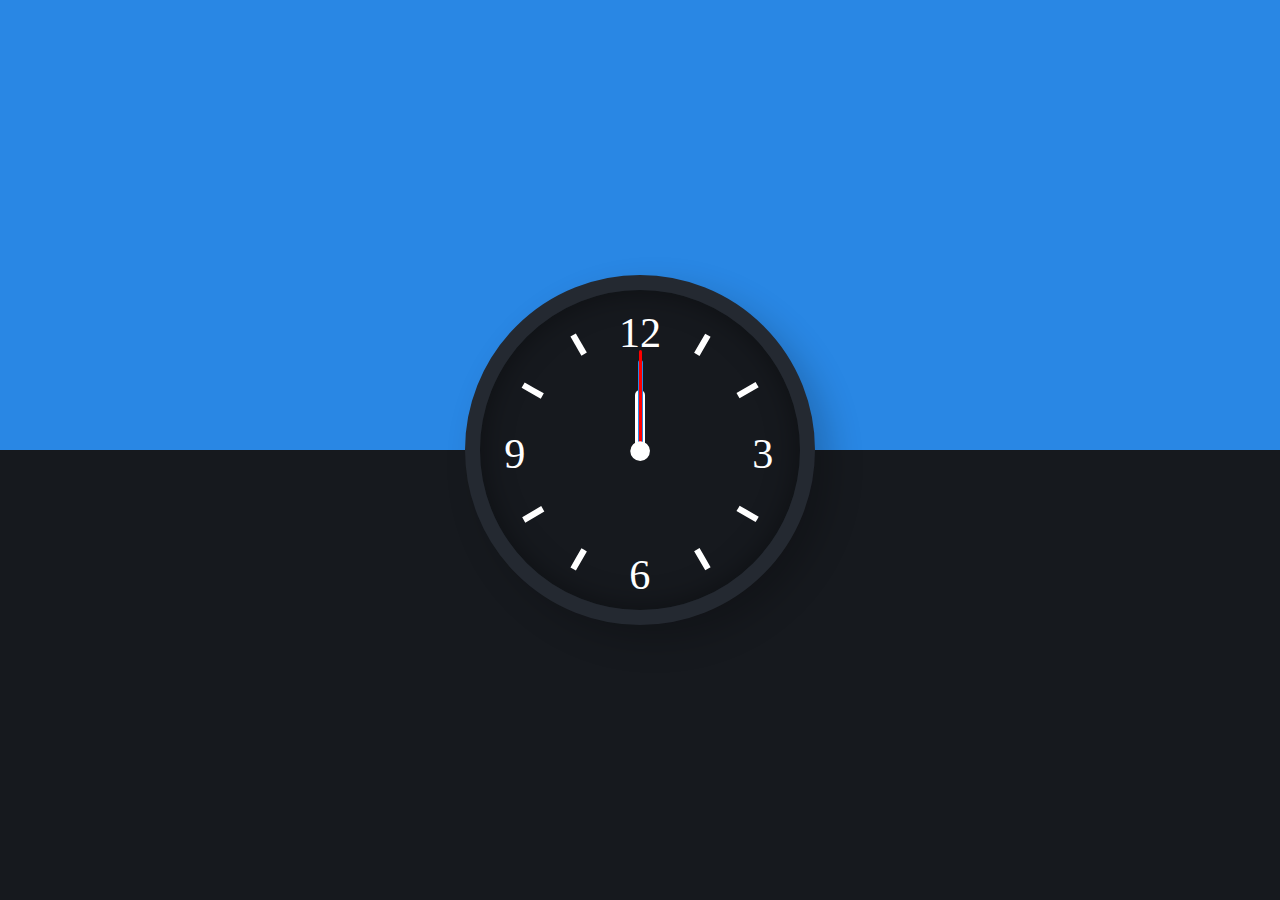
<file: Analog_Clock/index.html>
<!DOCTYPE html>
<html lang="en">
  <head>
    <meta charset="UTF-8" />
    <meta http-equiv="X-UA-Compatible" content="IE=edge" />
    <meta name="viewport" content="width=device-width, initial-scale=1.0" />
    <title>Analog Clock</title>
    <link rel="stylesheet" href="style.css" />
  </head>
  <body>
    <div class="clock">
      <div class="hand hour" id="hour"></div>
      <div class="minute hand" id="minute"></div>
      <div class="seconds hand" id="seconds"></div>
      <img src="clock template.svg" alt="clock-svg" />
    </div>

    <script src="main.js"></script>
  </body>
</html>
</file>
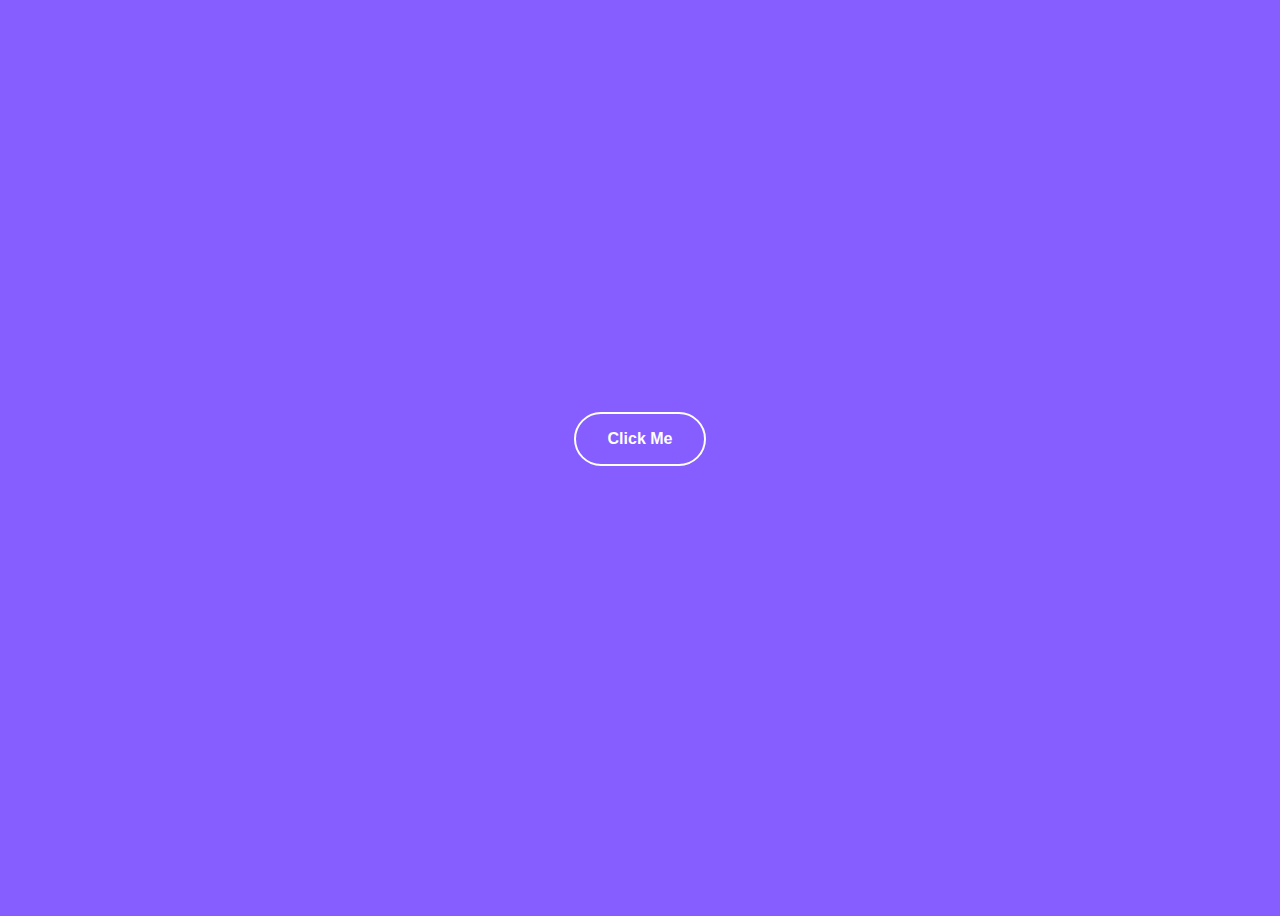
<file: Bg-Changer/index.html>
<!DOCTYPE html>
<html lang="en">
  <head>
    <meta charset="UTF-8" />
    <meta http-equiv="X-UA-Compatible" content="IE=edge" />
    <meta name="viewport" content="width=device-width, initial-scale=1.0" />
    <title>Random Bg Color Changer</title>

    <style>
      body {
        background-color: #865dff;
        height: 100vh;
        display: flex;
        flex-direction: column;
        align-items: center;
        justify-content: center;
      }

      .btn {
        background-color: transparent;
        color: #fff;
        padding: 1rem 2rem;
        border-radius: 50px;
        border: 2px solid #fff;
        font-size: 16px;
        font-weight: 600;
        cursor: pointer;
        transition: all 300ms ease;
      }

      .btn:hover {
        transform: scale(0.9);
      }

      h3 {
        color: #fff;
      }
    </style>
  </head>
  <body>
    <button class="btn" onclick="changeBg()">Click Me</button>
    <h3 id="value"></h3>

    <script>
      function changeBg() {
        let color =
          "rgb(" +
          Math.round(Math.random() * 255) +
          "," +
          Math.round(Math.random() * 255) +
          "," +
          Math.round(Math.random() * 255) +
          ")";

        document.body.style.backgroundColor = color;

        document.getElementById("value").innerHTML = color;
      }
    </script>
  </body>
</html>
</file>
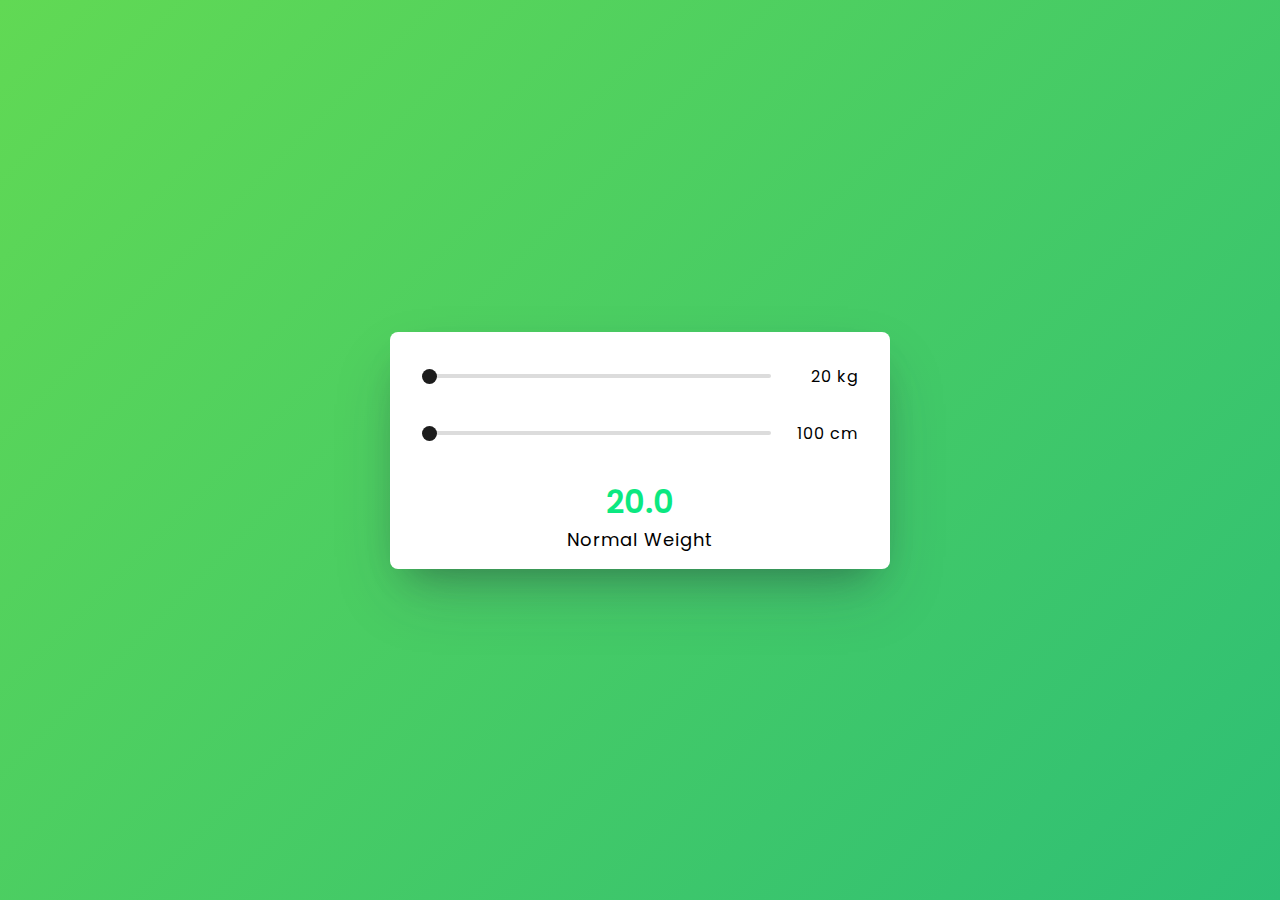
<file: BMI-Calculator/index.html>
<!DOCTYPE html>
<html lang="en">
<head>
    <meta charset="UTF-8">
    <meta http-equiv="X-UA-Compatible" content="IE=edge">
    <meta name="viewport" content="width=device-width, initial-scale=1.0">
    <title>BMI Calculator</title>
    <!--Google Font-->
    <link rel="preconnect" href="https://fonts.gstatic.com">
    <link href="https://fonts.googleapis.com/css2?family=Poppins:wght@500;700&display=swap" rel="stylesheet">
    <!--Stylesheet-->
    <link rel="stylesheet" href="style.css">
</head>
<body>
    <div class="container">
        <div class="wrapper">
            <div class="part1">
                <div class="weight-box row">
                    <input type="range" name="" id="weight-range" value="20" min="20" max="200" oninput="calculate()">
                    <span id="kg">20 kg</span>
                </div>
                <div class="height-box row">
                    <input type="range" name="" id="height-range" value="100" min="100" max="250" oninput="calculate()">
                    <span id="cm">100 cm</span>
                </div>
            </div>

            <div class="part2">
                <p id="result">20.0</p>
                <p id="category">Normal Weight</p>
            </div>
        </div>
    </div>

    <script src="script.js"></script>
</body>
</html>
</file>
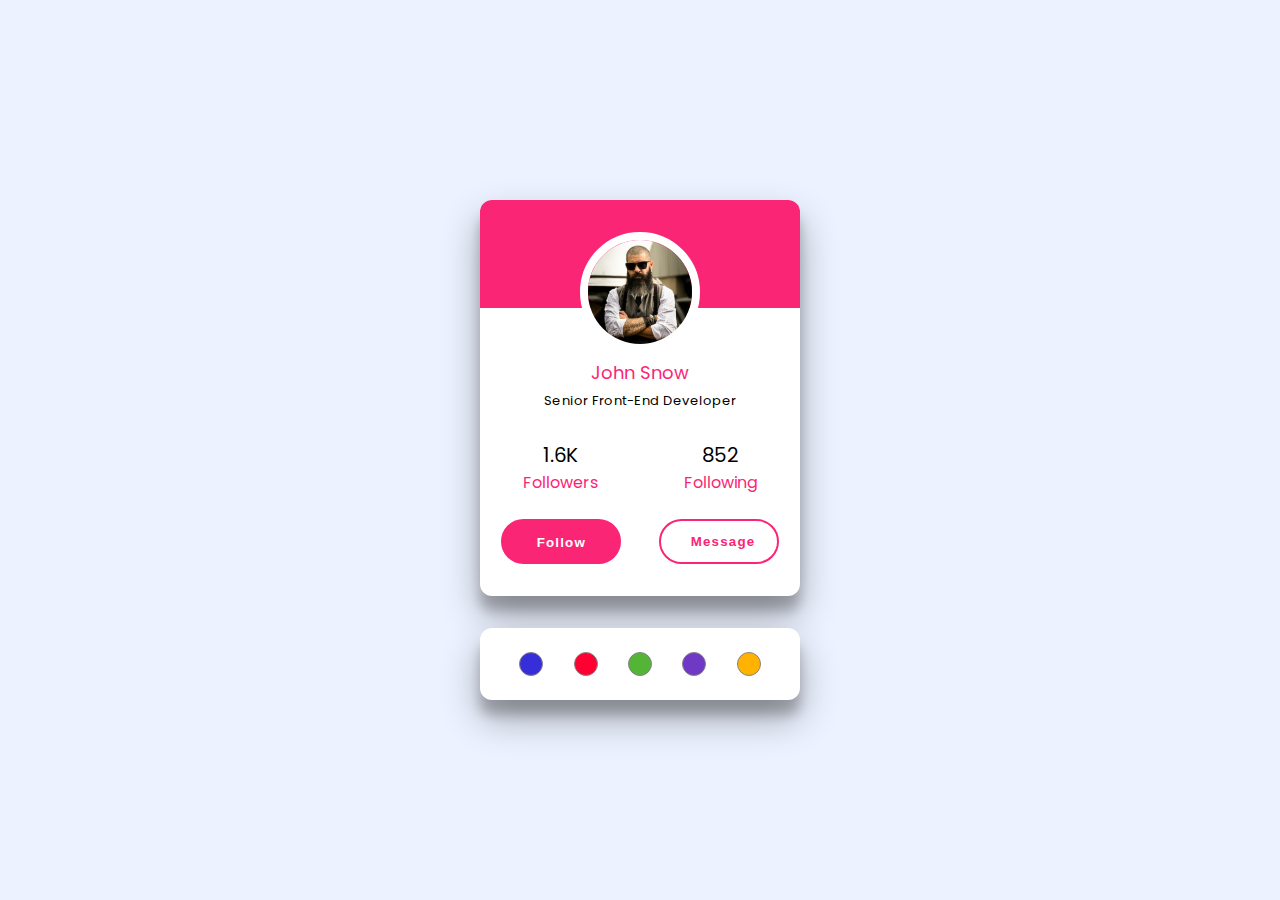
<file: Card-Ui/index.html>
<!DOCTYPE html>
<html lang="en">
  <head>
    <meta charset="UTF-8" />
    <meta http-equiv="X-UA-Compatible" content="IE=edge" />
    <meta name="viewport" content="width=device-width, initial-scale=1.0" />
    <title>Card UI Design</title>
    <!--Google Font-->
    <link rel="preconnect" href="https://fonts.gstatic.com" />
    <link
      href="https://fonts.googleapis.com/css2?family=Poppins:wght@500;700&display=swap"
      rel="stylesheet"
    />
    <!--Stylesheet-->
    <link rel="stylesheet" href="style.css" />
  </head>
  <body>
    <div class="container">
      <div class="profile-pic">
        <img src="avatar.png" alt="avatar"/>
        <h3>John Snow</h3>
        <p>Senior Front-End Developer</p>
      </div>

      <div class="followers">
        <span>
          <p class="follower">1.6K</p>
          <p class="follow">Followers</p>
        </span>

        <span>
          <p class="follower">852</p>
          <p class="follow">Following</p>
        </span>
      </div>

      <div class="btn-container">
        <button class="btn1">Follow</button>
        <button class="btn2">Message</button>
      </div>
    </div>
    <div class="color-btns">
      <button class="blue btn" onclick="changeBgBlue()"></button>
      <button class="red btn" onclick="changeBgRed()"></button>
      <button class="green btn" onclick="changeBgGreen()"></button>
      <button class="purple btn" onclick="changeBgPurple()"></button>
      <button class="yellow btn" onclick="changeBgYellow()"></button>
    </div>

    <script src="script.js"></script>
  </body>
</html>
</file>
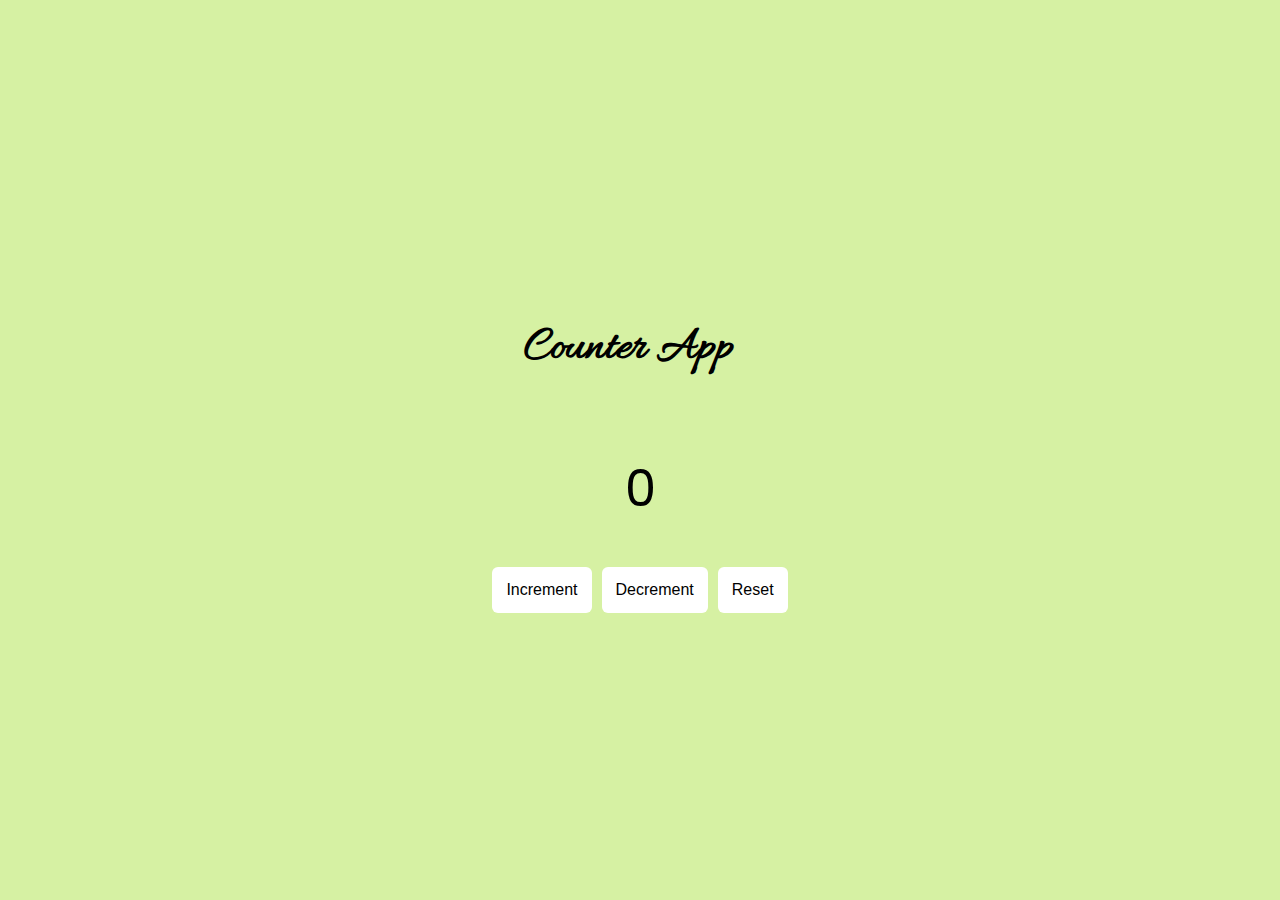
<file: CounterApp/index.html>
<!DOCTYPE html>
<html lang="en">
<head>
    <meta charset="UTF-8">
    <meta http-equiv="X-UA-Compatible" content="IE=edge">
    <meta name="viewport" content="width=device-width, initial-scale=1.0">
    <title>Counter App</title>

    <!-- External-CSS -->
    <link rel="stylesheet" href="style.css">
</head>
<body>
    <div class="container">
        <h1>Counter App</h1>
        
        <p id="counter-text">0</p>

        <div class="btn-container">
            <button class="btn" id="increment">Increment</button>
            <button class="btn" id="decrement">Decrement</button>
            <button class="btn" id="reset">Reset</button>
        </div>
    </div>

    <script src="./script.js"></script>
</body>
</html>
</file>
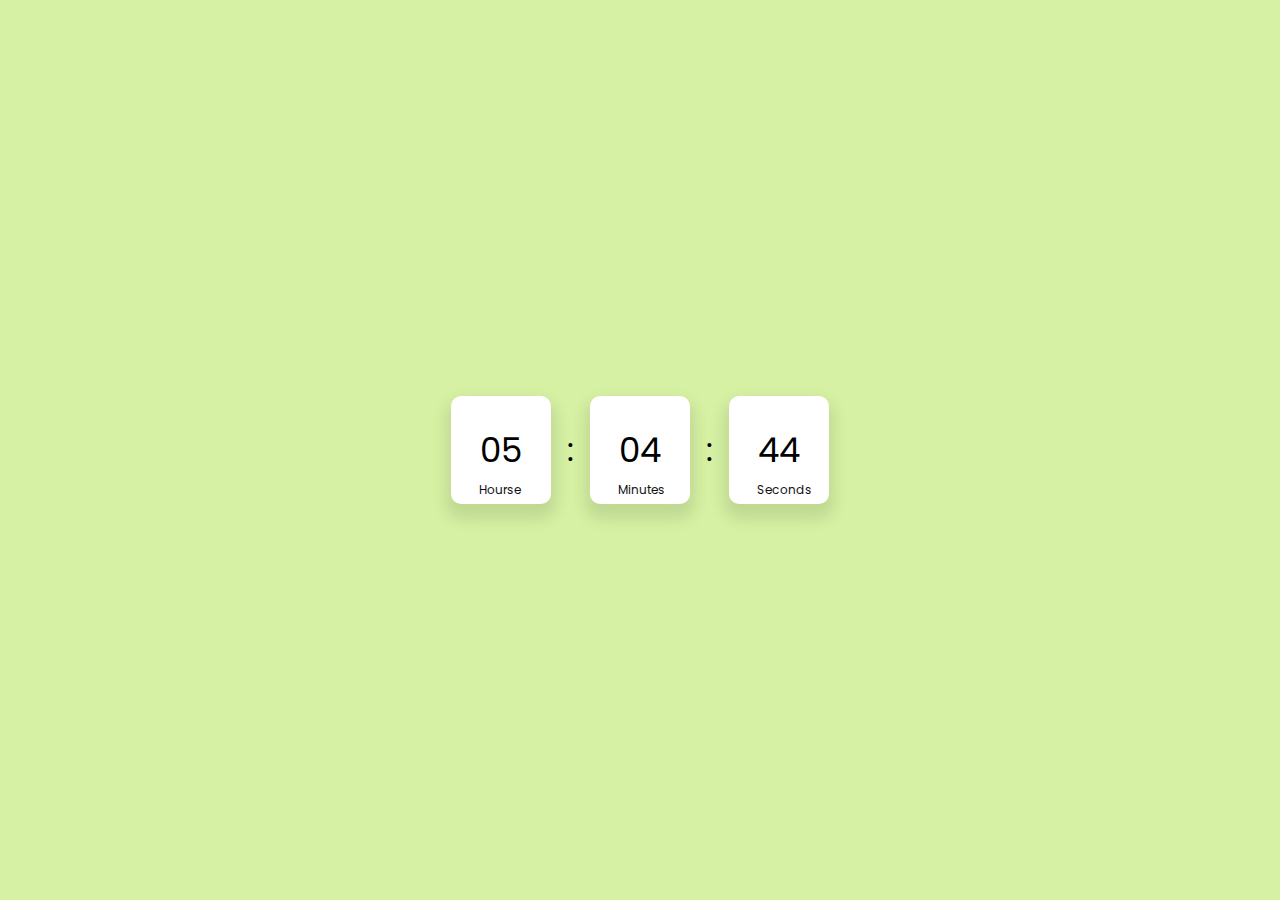
<file: Digital-Clock/index.html>
<!DOCTYPE html>
<html lang="en">
<head>
    <meta charset="UTF-8">
    <meta http-equiv="X-UA-Compatible" content="IE=edge">
    <meta name="viewport" content="width=device-width, initial-scale=1.0">
    <title>Digital Clock</title>

    <!-- External-CSS -->
    <link rel="stylesheet" href="style.css">
</head>
<body>
    <div class="clock__container">

        <div class="hours digit" id="hours">00</div>

        <div class="colon">:</div>

        <div class="minutes digit" id="minutes">00</div>

        <div class="colon">:</div>

        <div class="seconds digit" id="seconds">00</div>

    </div>
    
    <script src="script.js"></script>
</body>
</html>
</file>
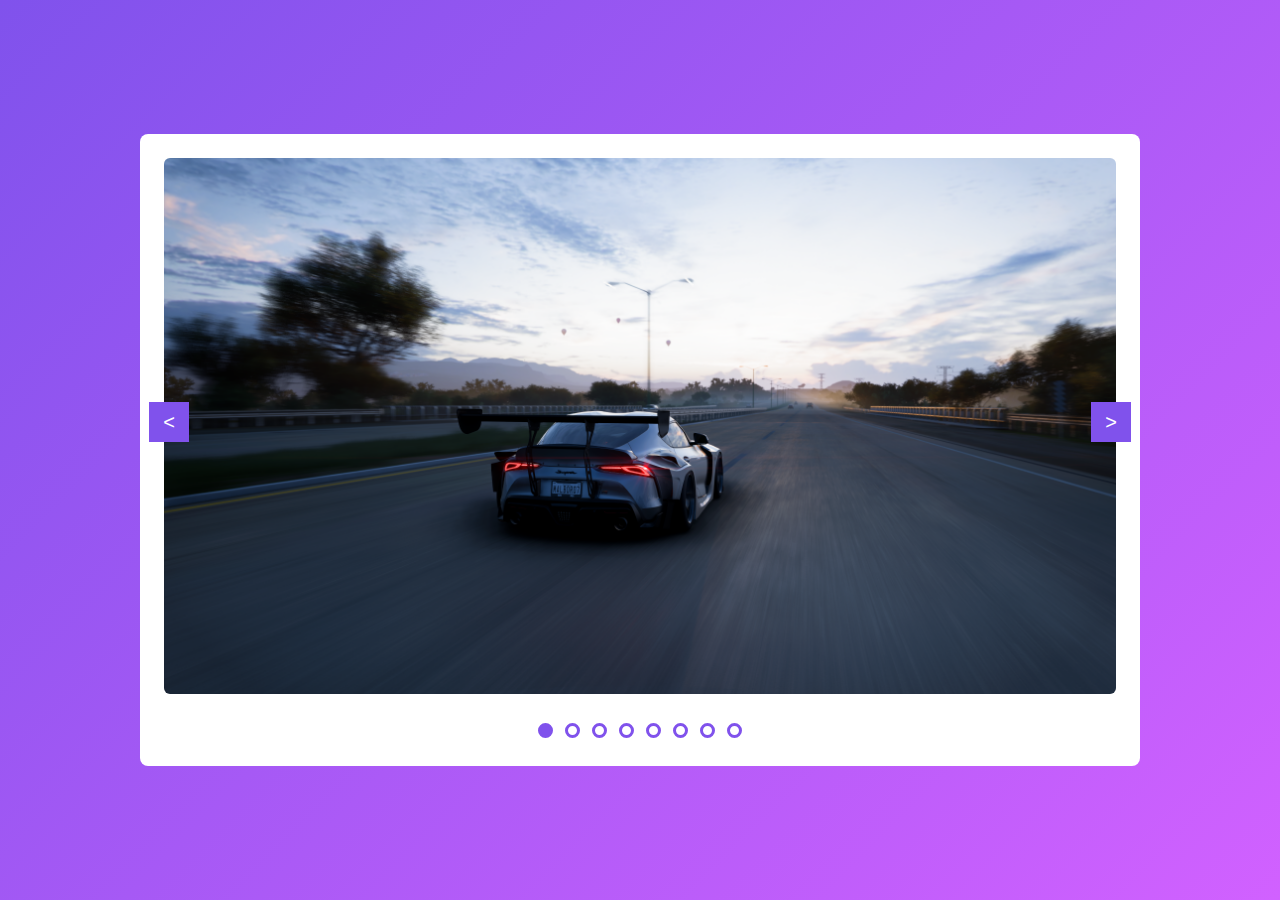
<file: Image-Slider/index.html>
<!DOCTYPE html>
<html lang="en">
  <head>
    <meta charset="UTF-8" />
    <meta http-equiv="X-UA-Compatible" content="IE=edge" />
    <meta name="viewport" content="width=device-width, initial-scale=1.0" />
    <title>Image Slider</title>
    <!--Google Font-->
    <link rel="preconnect" href="https://fonts.gstatic.com" />
    <link
      href="https://fonts.googleapis.com/css2?family=Poppins:wght@500;700&display=swap"
      rel="stylesheet"
    />
    <!--Stylesheet-->
    <link rel="stylesheet" href="style.css" />
  </head>
  <body>
    <div class="container">
      <div class="wrapper">
        <div class="img__container">
          <img src="./images/1img.jpg" alt="" class="img"/>
          <img src="./images/2img.jpg" alt="" class="hidden img" />
          <img src="./images/3img.jpg" alt="" class="hidden img" />
          <img src="./images/4img.jpg" alt="" class="hidden img" />
          <img src="./images/5img.jpg" alt="" class="hidden img" />
          <img src="./images/6img.jpg" alt="" class="hidden img" />
          <img src="./images/7img.jpg" alt="" class="hidden img" />
          <img src="./images/8img.jpg" alt="" class="hidden img" />

          <button id="prev" class="arrow" onclick="controller(-1)">&lt;</button>
          <button id="next" class="arrow" onclick="controller(1)">&gt;</button>
        </div>

        <div class="pagination">
          <button id="1page" class="btn active" onclick="dot(0)"></button>
          <button id="2page" class="btn" onclick="dot(1)"></button>
          <button id="3page" class="btn" onclick="dot(2)"></button>
          <button id="4page" class="btn" onclick="dot(3)"></button>
          <button id="5page" class="btn" onclick="dot(4)"></button>
          <button id="6page" class="btn" onclick="dot(5)"></button>
          <button id="7page" class="btn" onclick="dot(6)"></button>
          <button id="8page" class="btn" onclick="dot(7)"></button>
        </div>
      </div>
    </div>

    <script src="script.js"></script>
  </body>
</html>
</file>
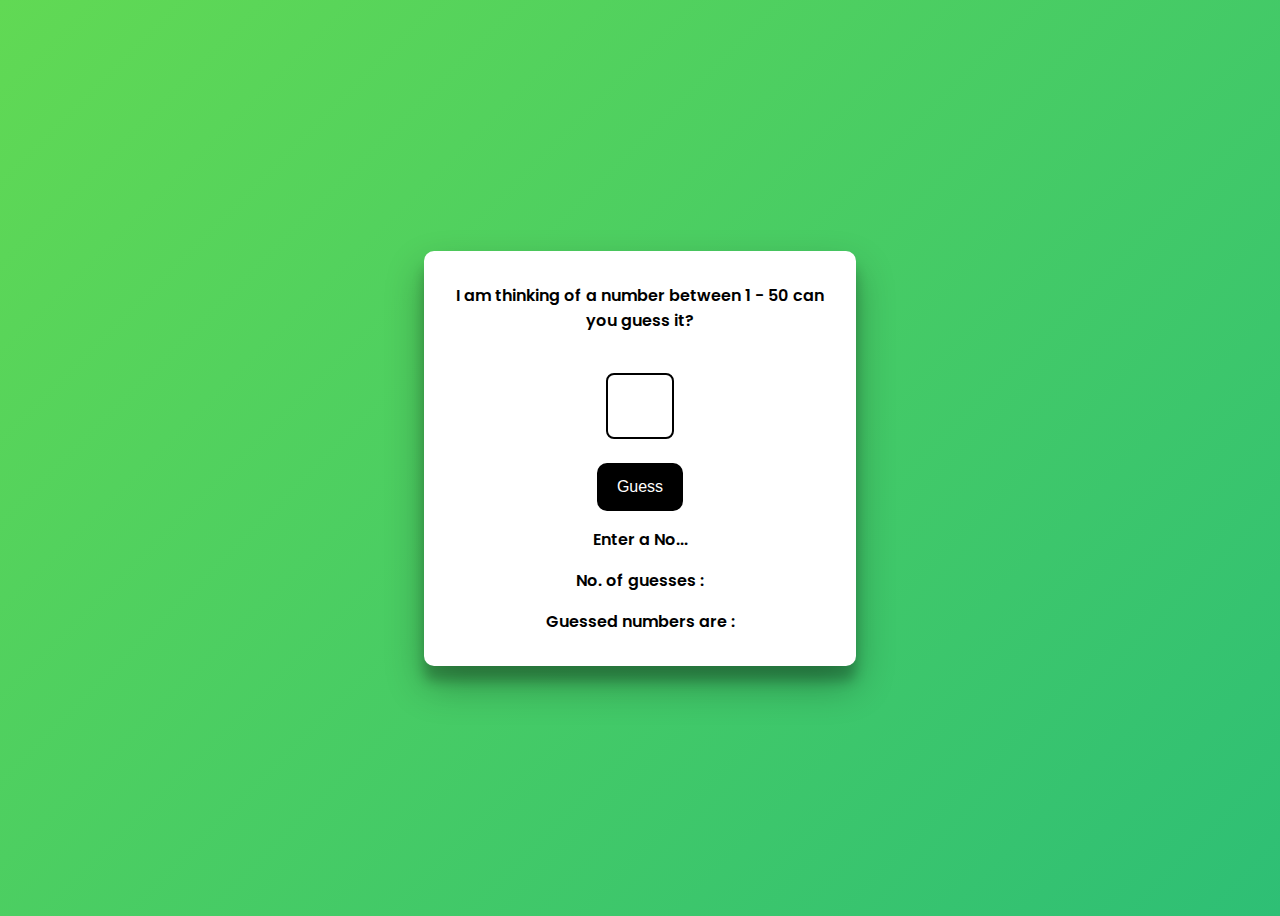
<file: No-Guessing-Game/index.html>
<!DOCTYPE html>
<html lang="en">
  <head>
    <meta charset="UTF-8" />
    <meta http-equiv="X-UA-Compatible" content="IE=edge" />
    <meta name="viewport" content="width=device-width, initial-scale=1.0" />
    <title>No Guessing Game</title>

    <link rel="preconnect" href="https://fonts.googleapis.com" />
    <link rel="preconnect" href="https://fonts.gstatic.com" crossorigin />
    <link
      href="https://fonts.googleapis.com/css2?family=Poppins:wght@400;500;600;700;800&display=swap"
      rel="stylesheet"
    />

    <style>
      body {
        background: linear-gradient(135deg,
                #61d954,
                #2ebf75);
        height: 100vh;
        font-family: "Poppins", sans-serif;
        font-weight: 600;
        display: flex;
        justify-content: center;
        align-items: center;
      }

      .container {
        width: 100%;
        max-width: 400px;
        text-align: center;
        background-color: #fff;
        padding: 1rem;
        border-radius: 10px;
        box-shadow: rgba(0, 0, 0, 0.3) 0px 19px 38px,
          rgba(0, 0, 0, 0.22) 0px 15px 12px;
      }

      input {
        width: 60px;
        height: 60px;
        text-align: center;
        border: 2px solid #000;
        margin: 1.5rem;
        border-radius: 8px;
      }

      #btn {
        color: #fff;
        background-color: #000;
        border: unset;
        padding: 15px 20px;
        font-size: 16px;
        border-radius: 10px;
        transition: all 300ms ease;
        cursor: pointer;
      }

      #btn:hover {
        color: #000;
        border: 2px solid #000;
        background-color: unset;
      }
    </style>
  </head>
  <body>
    <div class="container">
      <div class="wrapper">
        <p class="title">
          I am thinking of a number between 1 - 50 can you guess it?
        </p>

        <div class="gBody">
          <input type="number" name="" id="input" min="0" max="50" />
          <br />
          <button id="btn" onclick="checkNo()">Guess</button>
        </div>

        <div class="gFooter">
          <p id="status">Enter a No...</p>
          <p id="takes">No. of guesses :</p>
          <p id="guessedno">Guessed numbers are :</p>
        </div>
      </div>
    </div>

    <script>
      let no = Math.floor(Math.random() * 50) + 1;

      let guessCount = 0;

      let guessedNo;

      function checkNo() {
        let inputValue = document.getElementById("input").value;

        if (inputValue < no) {
          document.getElementById("status").innerHTML = "Your guess is too low";
          guessCount++;
          document.getElementById("takes").innerHTML = `No. of guesses : ${guessCount}`;
          document.getElementById("guessedno").innerHTML += ` ${inputValue} `;
        } else if (inputValue > no) {
          document.getElementById("status").innerHTML =
            "Your guess is too high";

          guessCount++;
          document.getElementById("takes").innerHTML = `No. of guesses : ${guessCount}`;
          document.getElementById("guessedno").innerHTML += ` ${inputValue} `;
        } else if (inputValue == no) {
          document.getElementById("status").innerHTML = "Yippie you win🎊🎉";

          document.getElementById("takes").innerHTML = `The number was : ${no}`;

          document.getElementById("guessedno").innerHTML = `Your total guesses are : ${guessCount + 1}`;
          guessCount = 0;
        } else {
          document.getElementById("status").innerHTML = "hello";
        }
      }
    </script>
  </body>
</html>
</file>
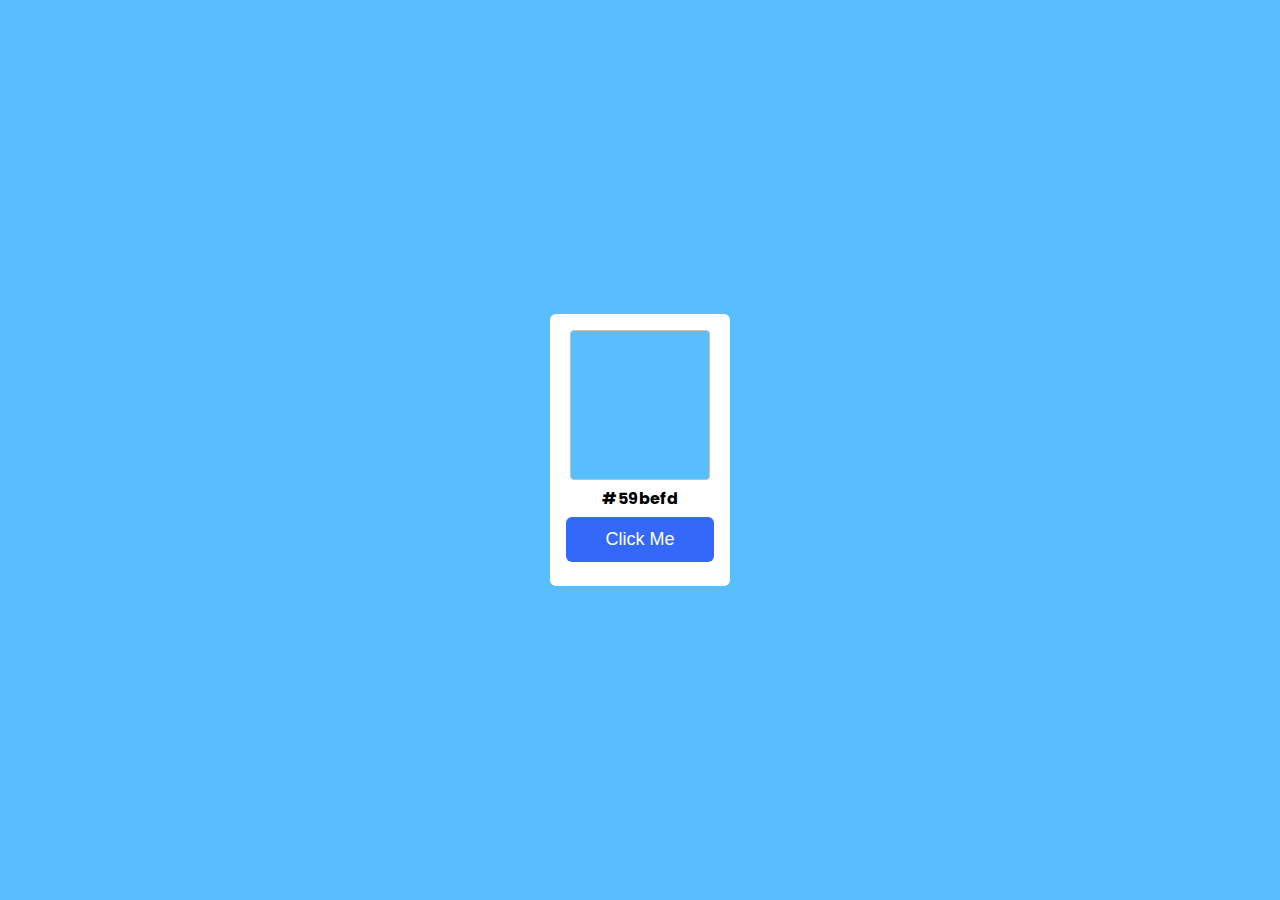
<file: Random-Hex-Color/index.html>
<!DOCTYPE html>
<html lang="en">
  <head>
    <meta charset="UTF-8" />
    <meta http-equiv="X-UA-Compatible" content="IE=edge" />
    <meta name="viewport" content="width=device-width, initial-scale=1.0" />
    <title>Random Hex Color Generator</title>
    <!--Google Font-->
    <link rel="preconnect" href="https://fonts.gstatic.com" />
    <link
      href="https://fonts.googleapis.com/css2?family=Poppins:wght@500;700&display=swap"
      rel="stylesheet"
    />

    <style>
      * {
        margin: 0;
        padding: 0;
        box-sizing: border-box;
      }

      body {
        height: 100vh;
        background: #59befd;
        font-family: "Poppins", sans-serif;
        display: flex;
        justify-content: center;
        align-items: center;
      }

      .container {
        width: 90%;
        max-width: 180px;
        background-color: #fff;
        border-radius: 6px;
        text-align: center;
        padding: 1rem;
      }

      .color-container {
        position: relative;
      }

      .color-box {
        width: 140px;
        height: 150px;
        margin: 0 auto;
        background-color: #59befd;
        border-radius: 4px;
        border: 1px solid #c3c0c0;
        cursor: pointer;
      }

      #hex-value {
        text-align: center;
        margin: 6px 0;
        cursor: pointer;
      }

      #btn {
        width: 100%;
        height: 45px;
        border-radius: 6px;
        border: none;
        background-color: #3468f8;
        color: #fff;
        margin-bottom: 8px;
        font-size: 18px;
        cursor: pointer;
        transition: background 0.3s ease;
      }

      #btn:hover {
        background-color: #5a82f1;
      }
    </style>
  </head>
  <body>
    <div class="container">
      <div class="color-container">
        <div class="color-box"></div>
        <h4 id="hex-value">#59befd</h4>
        <p id="copied"></p>
      </div>

      <button id="btn" onclick="genHex()">Click Me</button>
    </div>

    <script>
      let genHexColor = "";
      function genHex() {
        let characters = "abcdef0123456789";
        let hexColor = "";

        for (let i = 0; i < 6; i++) {
          let randNo = Math.floor(Math.random() * characters.length);

          hexColor += characters[randNo];
        }

        document.getElementById("hex-value").innerText = `#${hexColor}`;
        document.querySelector(
          ".color-box"
        ).style.backgroundColor = `#${hexColor}`;
        document.body.style.backgroundColor = `#${hexColor}`;

        genHexColor = `#${hexColor}`;
      }

      document.querySelector(".color-box").addEventListener("click", () => {
        navigator.clipboard.writeText(genHexColor);
      });
      document.querySelector("#hex-value").addEventListener("click", () => {
        navigator.clipboard.writeText(genHexColor);
        document.getElementById("hex-value").innerText = `copied`;
      });
    </script>
  </body>
</html>
</file>
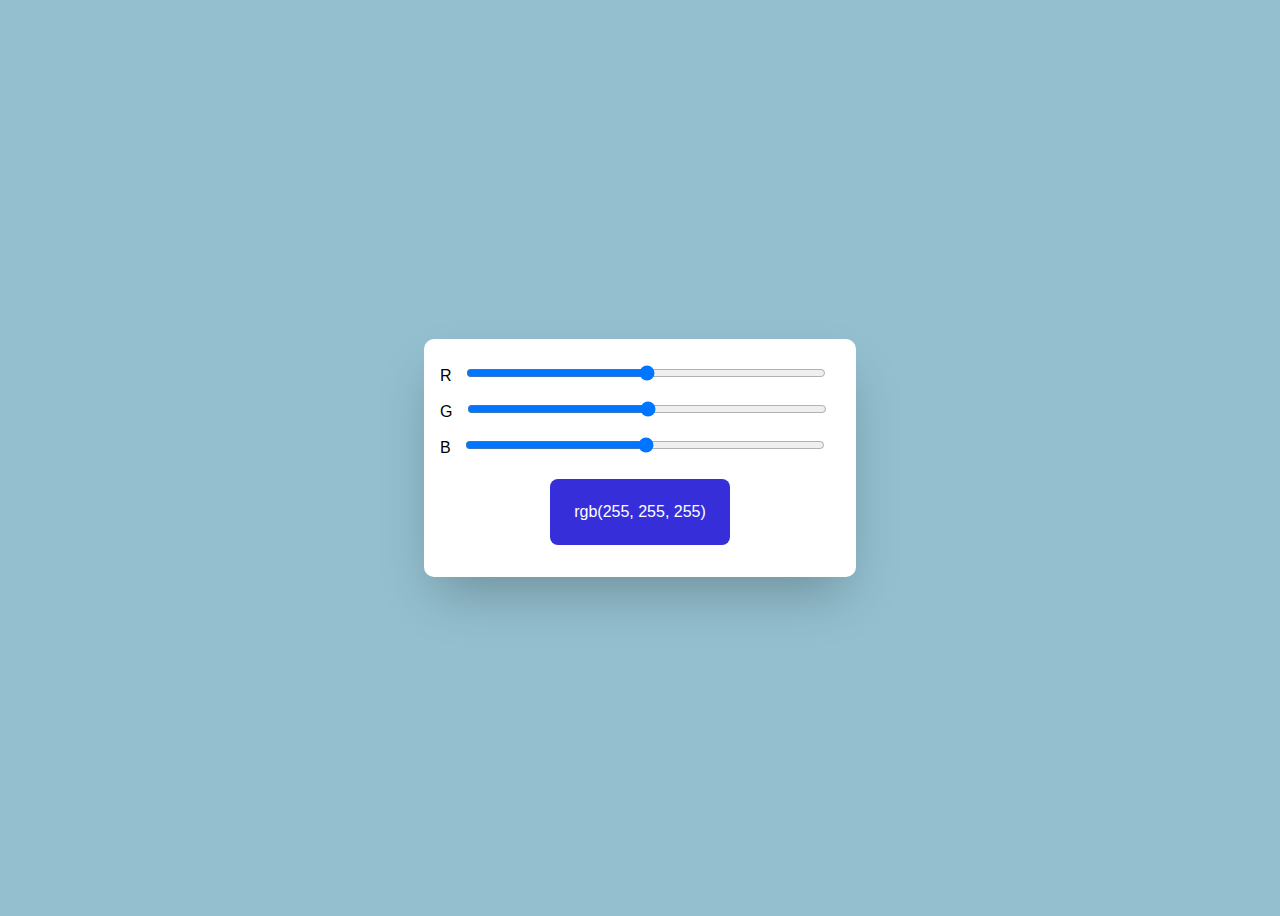
<file: RGB-Slider/index.html>
<!DOCTYPE html>
<html lang="en">
  <head>
    <meta charset="UTF-8" />
    <meta http-equiv="X-UA-Compatible" content="IE=edge" />
    <meta name="viewport" content="width=device-width, initial-scale=1.0" />
    <title>RGB Slider</title>

    <style>
      body {
        background-color: #93bfcf;
        height: 100vh;
        display: flex;
        justify-content: center;
        align-items: center;
        font-family: Verdana, Geneva, Tahoma, sans-serif;
      }

      .container {
        width: 100%;
        background-color: #fff;
        padding: 1rem;
        border-radius: 10px;
        box-shadow: rgba(0, 0, 0, 0.25) 0px 25px 50px -12px;
        max-width: 400px;
      }

      .wrapper > input {
        width: 90%;
        margin: 10px;
      }

      #value {
        text-align: center;
        background-color: #362fd9;
        color: #fff;
        padding: 1.5rem;
        width: max-content;
        margin: 1rem auto;
        border-radius: 8px;
      }
    </style>
  </head>
  <body>
    <div class="container">
      <div class="wrapper">
        <label for="rrange">R</label>
        <input
          type="range"
          name=""
          id="red"
          min="0"
          max="255"
          oninput="changeBg()"
        />

        <br />

        <label for="grange">G</label>
        <input
          type="range"
          name=""
          id="green"
          min="0"
          max="255"
          oninput="changeBg()"
        />

        <br />

        <label for="brange">B</label>
        <input
          type="range"
          name=""
          id="blue"
          min="0"
          max="255"
          oninput="changeBg()"
        />

        <p id="value">rgb(255, 255, 255)</p>
      </div>
    </div>

    <script>
      function changeBg() {
        let red = document.getElementById("red").value;
        let green = document.getElementById("green").value;
        let blue = document.getElementById("blue").value;

        let bgColor = "rgb(" + red + "," + green + "," + blue + ")";

        document.body.style.backgroundColor = bgColor;

        document.getElementById("value").innerHTML = bgColor;
      }
    </script>
  </body>
</html>
</file>
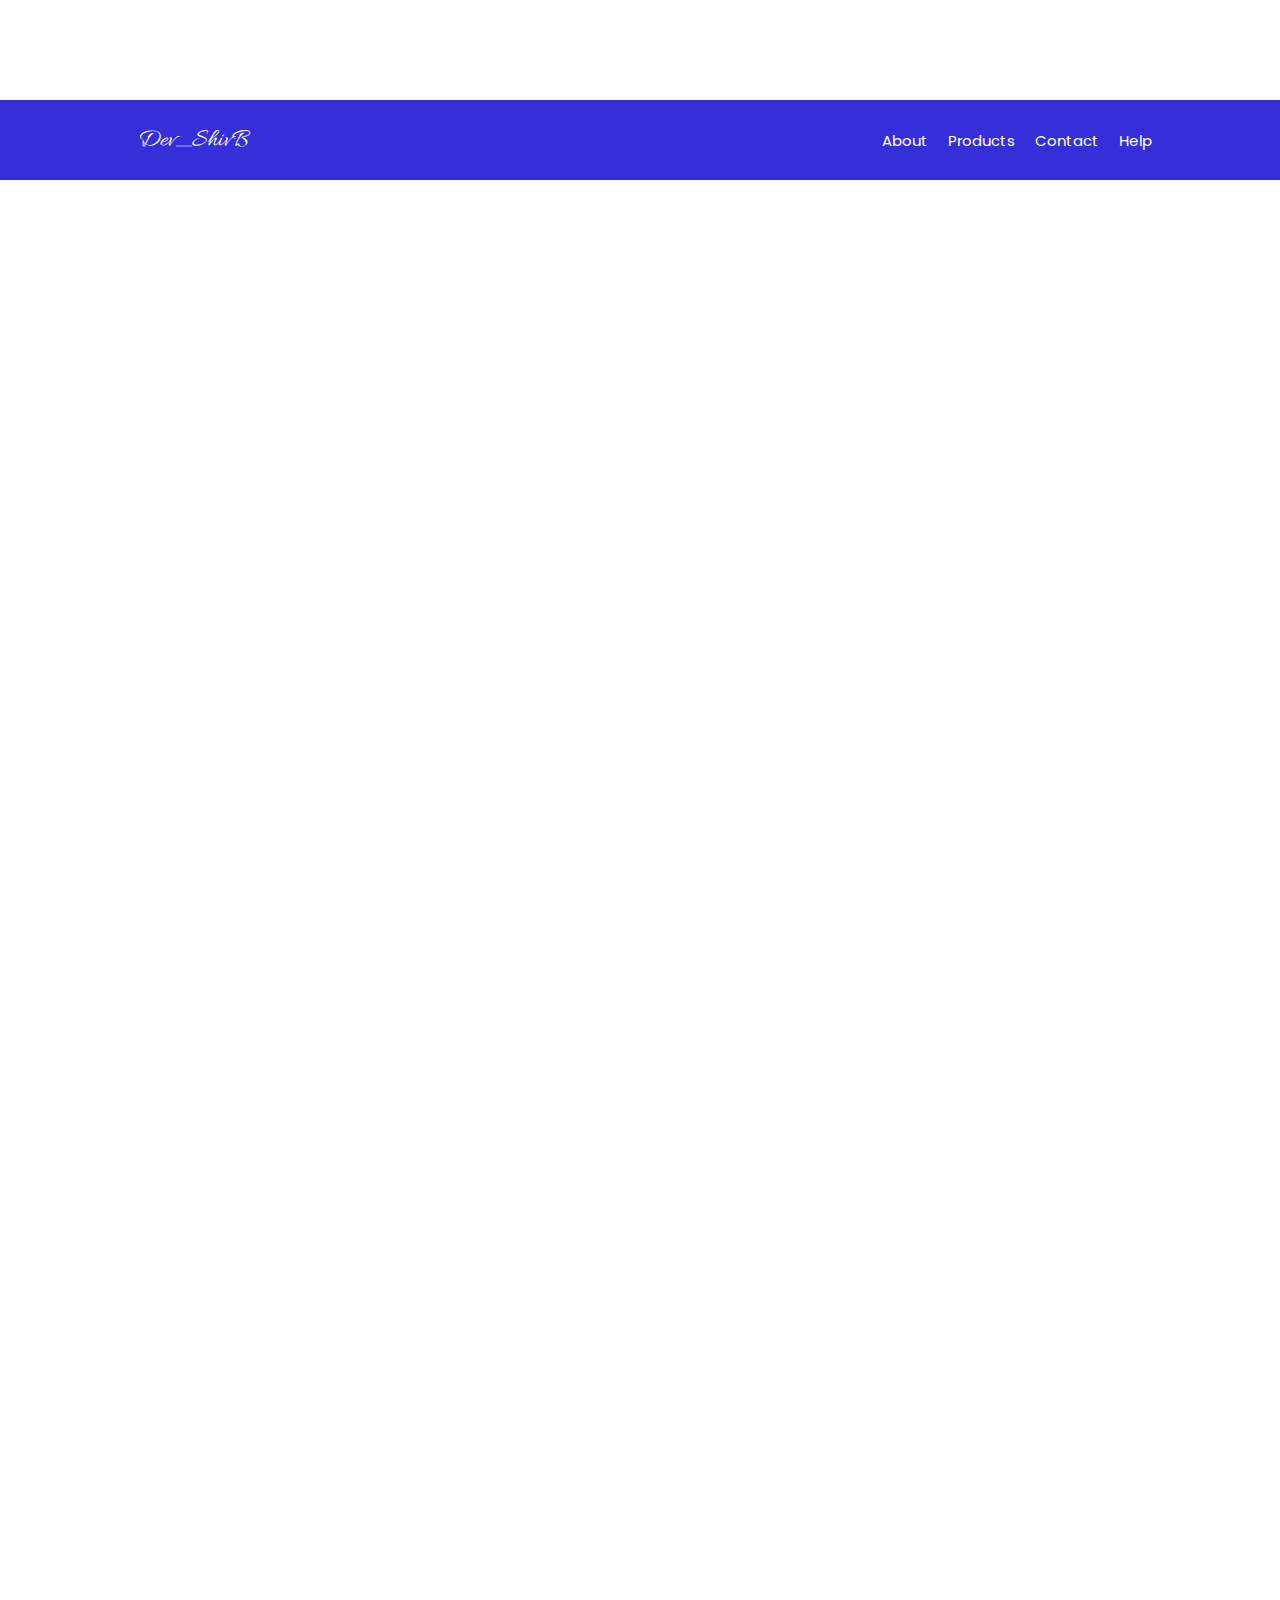
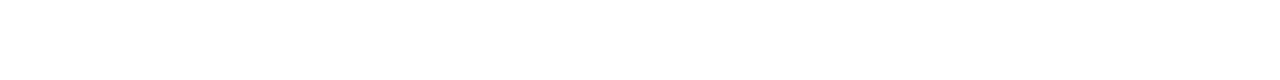
<file: Sticky_Nav_Bar/index.html>
<!DOCTYPE html>
<html lang="en">
<head>
    <meta charset="UTF-8">
    <meta http-equiv="X-UA-Compatible" content="IE=edge">
    <meta name="viewport" content="width=device-width, initial-scale=1.0">
    <title>Sticky Nav-Bar</title>

    <link rel="stylesheet" href="style.css">
</head>
<body>
    <div class="empty">

    </div>
    <header>
        <nav id="nav">
            <div class="nav__container container">
                <a href="index.html" class="nav__logo">Dev_ShivB</a>

                <ul class="nav__lists">
                    <li class="nav__link">About</li>
                    <li class="nav__link">Products</li>
                    <li class="nav__link mobile">Contact</li>
                    <li class="nav__link mobile">Help</li>
                </ul>
            </div>
        </nav>
    </header>

    <div class="empty__sec">
        
    </div>


    <!-- JavaScript-Part -->
    <script>
        window.addEventListener('scroll', function (){
            if(window.pageYOffset > 110){
                document.getElementById('nav').classList.add('nav__sticky');
            }else{
                document.getElementById('nav').classList.remove('nav__sticky');
            }
        });
    </script>
</body>
</html>
</file>
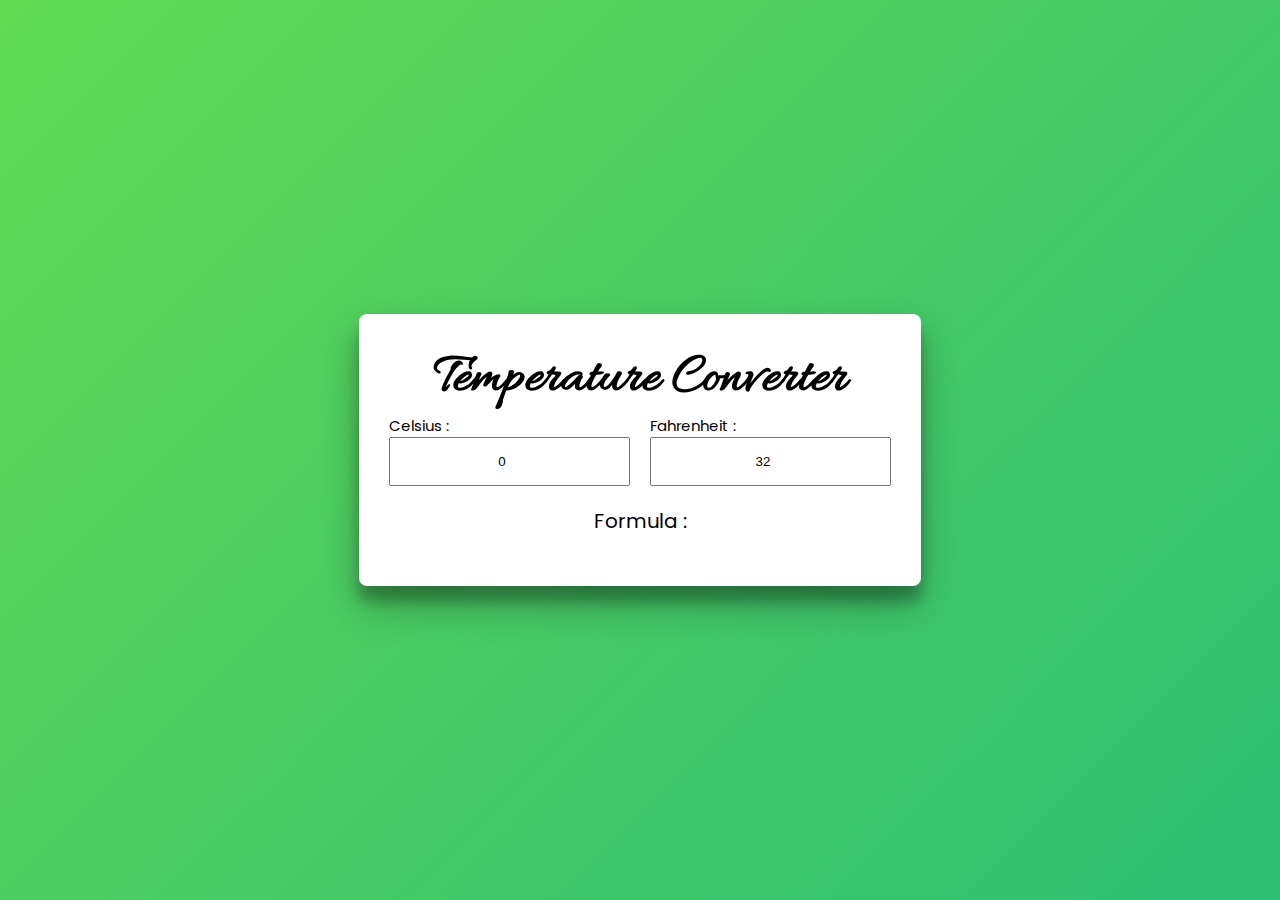
<file: Temp_Converter/index.html>
<!DOCTYPE html>
<html lang="en">
<head>
    <meta charset="UTF-8">
    <meta http-equiv="X-UA-Compatible" content="IE=edge">
    <meta name="viewport" content="width=device-width, initial-scale=1.0">
    <title>Temp-Converter</title>


    <style>
        @import url("https://fonts.googleapis.com/css2?family=Allura&family=Poppins:wght@300&display=swap");

        * {
            margin: 0;
            padding: 0;
            box-sizing: border-box;
        }

        html {
            font-size: 62.5%;  /* Font-Size: 10px; */
        }

        img {
            width: 100%;
            display: block;
            object-fit: cover;
        }

        body {
            font-family: "Poppins", sans-serif;
            background: linear-gradient(135deg,
                #61d954,
                #2ebf75);
            height: 100vh;
            width: 100vw;
            display: grid;
            gap: 2rem;
            padding: 3rem;
            grid-template-columns: minmax(200px, 1fr);
            color: #000;
        }

        .main-box {
            background-color: #fff;
            padding: 3rem;
            align-self: center;
            justify-self: center;
            border-radius: 8px;
            box-shadow: rgba(0, 0, 0, 0.3) 0px 19px 38px, rgba(0, 0, 0, 0.22) 0px 15px 12px;
        }

        .title {
            color: #000;
            font-size: 5.6rem;
            font-family: "Allura", serif;
            text-align: center;
        }

        .input__container {
            display: flex;
            flex-wrap: wrap;
            gap: 2rem;
        }

        label {
            color: #000;
            font-size: 1.5rem;
        }

        input {
            text-align: center;
            padding: 1.5rem 3rem;
            outline: unset;
        }

        p {
            font-size: 2rem;
            color: #000;
            text-align: center;
            padding: 2rem;
        }

        @media screen and (max-width : 600px) {
            h1 {
                font-size: 3rem;
            }
        }
        
    </style>
</head>
<body>
    <div class="main-box">
        <h1 class="title">Temperature Converter</h1>
        <div class="input__container">
            <div class="input__box">
                <label for="celsius">Celsius :</label><br>
                <input type="number" value="0" id="celsius" class="input__feild">
            </div>
            <div class="input__box">
                <label for="fahrenheit">Fahrenheit :</label><br>
                <input type="number" value="32" id="fahrenheit" class="input__feild">
            </div>
        </div>
        <div class="formula__container">
            <p id="formula">Formula :</p>
        </div>
    </div>



    <script>
        //Lets create two function for convertion formula.

        let cel = document.getElementById('celsius');
        let fah = document.getElementById('fahrenheit');
        let formula = document.getElementById('formula');

        cel.addEventListener('input', function (){
            let c = this.value;
            let f = (c * 9/5) + 32;
            fah.value = f;

            formula.innerHTML = `(${c} * 9/5) + 32 = ${f}°F`;
        });
        fah.addEventListener('input', function (){
            let f = this.value;
            let c = (f - 32) * 5/9;
            cel.value = c;

            formula.innerHTML = `(${f} - 32) * 5/9 = ${c}°C`;
        });
    </script>
</body>
</html>
</file>
<file: Analog_Clock/style.css>
* {
    padding: 0;
    margin: 0;
    box-sizing: border-box;
}

body {
    height: 100vh;
    background: linear-gradient(to bottom,
            #2987e4 50%,
            #16191e 50%);
}

.clock {
    background: #16191e;
    height: 320px;
    width: 320px;
    position: absolute;
    transform: translate(-50%, -50%);
    top: 50%;
    left: 50%;
    box-sizing: content-box;
    border-radius: 50%;
    border: 15px solid #242931;
    box-shadow: 15px 15px 35px rgba(0, 0, 0, 0.2),
        inset 0 0 30px rgba(0, 0, 0, 0.4);
}

img {
    position: relative;
}

.hand {
    position: absolute;
    background-color: #ffffff;
    margin: auto;
    left: 0;
    right: 0;
    border-radius: 5px;
    transform-origin: bottom;
}

.hour {
    height: 60px;
    width: 10px;
    top: 100px;
}

.minute {
    height: 90px;
    width: 5px;
    top: 70px;
    background-color: #2987e4;
}

.seconds {
    width: 3px;
    height: 100px;
    top: 60px;
    background-color: red;
}
</file>
<file: BMI-Calculator/style.css>
* {
    margin: 0;
    padding: 0;
    box-sizing: border-box;
}

body {
    height: 100vh;
    background: linear-gradient(135deg,
                #61d954,
                #2ebf75);
    font-family: 'Poppins', sans-serif;
    display: flex;
    justify-content: center;
    align-items: center;
}

.container {
    width: 100%;
    max-width: 500px;
    background-color: #fff;
    padding: 1rem;
    border-radius: 8px;
    box-shadow: rgba(50, 50, 93, 0.25) 0px 30px 60px -12px, rgba(0, 0, 0, 0.3) 0px 18px 36px -18px;
}

.wrapper {
    width: 100%;
    display: flex;
    flex-direction: column;
    justify-content: center;
    align-items: center;
}

.row {
    display: flex;
    justify-content: space-between;
    align-items: center;
    margin: 1rem 1rem 2rem 1rem;
}

.part1 {
    width: 100%;
}

input[type="range"]{
    width: 80%;
    height: 3.5px;
    -webkit-appearance: none;
    appearance: none;
    background-color: #dcdcdc;
    border-radius: 3px;
    outline: none;
}

input[type="range"]::-webkit-slider-thumb {
    -webkit-appearance: none;
    appearance: none;
    height: 15px;
    width: 15px;
    background-color: #1c1c1c;
    border-radius: 50%;
    cursor: pointer;
}

#result {
    font-size: 32px;
    font-weight: 600;
    text-align: center;
    color: #0be881;
}

#category {
    font-size: 18px;
    text-align: center;
    letter-spacing: 1px;
}

span {
    letter-spacing: 1px;
}
</file>
<file: Card-Ui/style.css>
:root {
  --color: #FB2576;
}

* {
  margin: 0;
  padding: 0;
  box-sizing: border-box;
}

body {
  height: 100vh;
  background: #ecf2ff;
  font-family: "Poppins", sans-serif;
  display: flex;
  flex-direction: column;
  justify-content: center;
  align-items: center;
  gap: 2rem;
}

.container {
  width: 100%;
  max-width: 320px;
  background-color: #fff;
  box-shadow: rgba(0, 0, 0, 0.3) 0px 19px 38px, rgba(0, 0, 0, 0.22) 0px 15px 12px;box-shadow: rgba(0, 0, 0, 0.3) 0px 19px 38px, rgba(0, 0, 0, 0.22) 0px 15px 12px;
  border-radius: 12px;
  overflow: hidden;
}

.wrapper {
  width: 100%;
  display: flex;
  flex-direction: column;
  align-items: center;
  gap: 2rem;
}

.profile-pic {
  text-align: center;
  background: linear-gradient(
    to bottom,
    var(--color) 0%,
    var(--color) 45%,
    rgb(255, 255, 255) 45%,
    rgb(255, 255, 255) 100%
  );
  padding: 1rem 0 1.5rem 0;
}

.profile-pic img {
  margin-top: 1rem;
  border-radius: 50%;
  border: 8px solid white;
  width: 120px;
  height: 120px;
  object-fit: cover;
}

.profile-pic h3 {
    color: var(--color);
    font-size: 18px;
    font-weight: 400;
}

.profile-pic p {
    font-size: 13px;
    margin: 0.3rem 0;
    letter-spacing: 0.5px;
}


.followers {
  width: 100%;
  display: flex;
  justify-content: space-around;
  align-items: center;
  text-align: center;
  margin-bottom: 1.5rem;
}

.follower {
  font-size: 20px;
}

.follow {
    color: var(--color);
}

.btn-container {
  display: flex;
  justify-content: space-evenly;
  margin: 1rem 0 2rem;
  text-align: center;
  flex-wrap: wrap;
  gap: 1rem;
}

.btn1 {
  width: 120px;
  height: 45px;
  padding: 14px 30px;
  border-radius: 24px;
  background-color: var(--color);
  color: #fff;
  cursor: pointer;
  border: 2px solid var(--color);
  transition: all 0.3s ease;
  font-weight: 600;
  letter-spacing: 1.2px;
}

.btn1:hover {
  background-color: transparent;
  color: var(--color);
}

.btn2 {
  width: 120px;
  height: 45px;
  padding: 12px 30px;
  border-radius: 24px;
  cursor: pointer;
  color: var(--color);
  background: unset;
  border: 2px solid var(--color);
  transition: all 0.3s ease;
  font-weight: 600;
  letter-spacing: 1.2px;
}

.btn2:hover {
  color: #fff;
  background-color: var(--color);
}

.color-btns {
  width: 100%;
  max-width: 320px;
  background-color: #fff;
  padding: 1.5rem;
  border-radius: 12px;
  box-shadow: rgba(0, 0, 0, 0.3) 0px 19px 38px, rgba(0, 0, 0, 0.22) 0px 15px 12px;
  display: flex;
  justify-content: space-around;
  align-items: center;
}

.btn {
    width: 24px;
    height: 24px;
    border-radius: 50%;
    border: 1px solid #848588;
    background: var(--color);
    cursor: pointer;
}

.blue {
    background: #362FD9;
}
.red {
    background: #FF0032;
}
.green {
    background: #54B435;
}
.purple {
    background: #6F38C5;
}
.yellow {
    background: #FFB200;
}
</file>
<file: CounterApp/style.css>
@import url("https://fonts.googleapis.com/css2?family=Allura&family=Poppins:wght@300&display=swap");

* {
    padding: 0;
    margin: 0;
    box-sizing: border-box;
    outline: none;
}

body {
    color: #fff;
    font-family: "Poppins", sans-serif;
    font-size: 16px;
    background-color: #d6f1a3;
    width: 100%;
    height: 100vh;
    display: flex;
    justify-content: center;
    align-items: center;
}

h1 {
    font-size: 48px;
    font-family: 'Allura', serif;
    margin: 2rem;
    color: #000;
}

.container {
    display: flex;
    flex-direction: column;
    gap: 20px;
}

.btn-container {
    display: flex;
    justify-content: center;
    align-items: center;
    gap: 10px;
}

.btn {
    border: unset;
    background-color: #fff;
    padding: 14px;
    color: #000;
    font-size: 16px;
    border-radius: 6px;
    transition: 0.3s;
    cursor: pointer;
}

.btn:hover {
    background-color: rgb(255, 255, 255);
    color: #000;
}

#counter-text {
    font-size: 50px;
    text-align: center;
    padding: 20px;
    color: #000;
}
</file>
<file: Digital-Clock/style.css>
@import url("https://fonts.googleapis.com/css2?family=Allura&family=Poppins:wght@300&display=swap");

* {
    padding: 0;
    margin: 0;
    box-sizing: border-box;
    outline: none;
}

body {
    color: #000;
    font-family: "Poppins", sans-serif;
    font-size: 16px;
    background-color: #d6f1a3;
    width: 100%;
    height: 100vh;
    display: flex;
    justify-content: center;
    align-items: center;
}

.clock__container {
    display: flex;
    justify-content: center;
    align-items: center;
    gap: 1rem;
    position: relative;
}

.digit {
    font-size: 34px;
    width: 100px;
    padding: 1.8rem;
    background-color: #fff;
    border-radius: 10px;
    box-shadow: 0px 10px 15px 5px rgba(0, 0, 0, 0.1);
    position: relative;
    text-align: center;
    cursor: default;
}

.digit::selection {
    background-color: transparent;
}

.bounce {
    animation: bounce 0.5s ease;
}

@keyframes bounce {
    0%, 100% {
        margin-top: 0px;
    }
    50% {
        margin-top: -20px;
    }
}

.colon {
    font-size: 32px;
}

.hours::after {
    content: "Hourse";
    position: absolute;
    font-size: 12px;
    bottom: 5px;
    left: 28px;
    color: #111;
}

.minutes::after {
    content: "Minutes";
    position: absolute;
    font-size: 12px;
    bottom: 5px;
    left: 28px;
    color: #111;
}

.seconds::after {
    content: "Seconds";
    position: absolute;
    font-size: 12px;
    bottom: 5px;
    left: 28px;
    color: #111;
}

@media screen and (max-width : 450px) {
    .clock__container {
        gap: 10px;
    }

    .digit {
        font-size: 16px;
        width: 50px;
        padding: 1rem;
        border-radius: 6px;
    }

    .colon {
        font-size: 16px;
    }

    .minutes::after,.seconds::after,.hours::after {
        font-size: 8px;
        left: 22%;
    }
}
</file>
<file: Image-Slider/style.css>
* {
  margin: 0;
  padding: 0;
  box-sizing: border-box;
  list-style-type: none;
}

body {
  height: 100vh;
  background: linear-gradient(135deg, #8052ec, #d161ff);
  font-family: "Poppins", sans-serif;
  display: flex;
  justify-content: center;
  align-items: center;
}

.container {
  width: 90%;
  max-width: 1000px;
  padding: 1.5rem;
  background-color: #fff;
  border-radius: 8px;
}

.wrapper {
  display: flex;
  flex-direction: column;
  justify-content: center;
  align-items: center;
}

.img__container {
  position: relative;
}

.wrapper .img__container img {
  width: 100%;
  height: 100%;
  max-height: 630px;
  background-size: cover;
  object-fit: cover;
  object-position: center;
  background-position: center;
  border-radius: 6px;
}

.hidden {
  display: none;
}

.arrow {
  background-color: #8052ec;
  font-size: 20px;
  border: none;
  color: #fff;
  width: 40px;
  height: 40px;
  text-align: center;
  position: absolute;
  cursor: pointer;
  transition: all 0.2s ease;
}

.arrow:hover {
  transform: scale(0.95);
}

#prev {
  left: -15px;
  top: 45%;
}

#next {
  right: -15px;
  top: 45%;
}

.pagination {
  margin-top: 1rem;
}

.btn {
  width: 15px;
  height: 15px;
  background-color: #fff;
  border-radius: 10px;
  border: 3px solid #8052ec;
  cursor: pointer;
  margin: 0 4px;
}

.active {
  background-color: #8052ec;
}

@media screen and (max-width: 500px) {
  .arrow {
    font-size: 16px;
    width: 22px;
    height: 22px;
    text-align: center;
    position: absolute;
    cursor: pointer;
    transition: all 0.2s ease;
  }

  #prev {
    left: -10px;
    top: 45%;
  }

  #next {
    right: -10px;
    top: 45%;
  }

  .btn {
    width: 12px;
    height: 12px;
    background-color: #fff;
    border-radius: 6px;
    border: 2px solid #8052ec;
    cursor: pointer;
    margin: 0 2px;
  }
  .active {
    background-color: #8052ec;
  }
}
</file>
<file: Sticky_Nav_Bar/style.css>
@import url("https://fonts.googleapis.com/css2?family=Allura&family=Poppins:wght@300&display=swap");

* {
    padding: 0;
    margin: 0;
    box-sizing: border-box;
}

html {
    font-size: 62.5%;
}

body {
    font-family: "Poppins", sans-serif;
    background-color: #fff;
    scroll-behavior: smooth;
}

a {
    text-decoration: none;
}

li {
    list-style-type: none;
}

.container {
    width: 80%;
    max-width: 1400px;
    margin: 0 auto;
}

/* Styling Nav-Bar */
nav {
    width: 100%;
    height: 8rem;
    background-color: #362FD9;
}
.nav__container {
    display: flex;
    justify-content: space-between;
    align-items: center;
    height: 100%;
}

.nav__logo {
    color: #fff;
    font-family: "Allura", serif;
    font-size: 2.5rem;
    padding: 0 1rem;
}

.nav__lists {
    display: flex;
    justify-content: space-between;
    align-items: center;
    gap: 2rem;
    cursor: pointer;
    color: #fff;
    font-size: 1.5rem;
}

.nav__link:hover {
    color: #DBDFFD;
    transition: all 400ms ease;
}

.nav__sticky {
    position: fixed;
    top: 0;
    left: 0;
    transition: all 400ms ease-in;
}

.empty__sec {
    width: 100%;
    height: 1500px;
}

.empty {
    width: 100%;
    height: 100px;
}


@media screen and (max-width : 600px) {
    .mobile {
        display: none;
    }

    .nav__logo {
        font-size: 2rem;
    }

    .nav__link {
        font-size: 1rem;
    }
}
</file>
